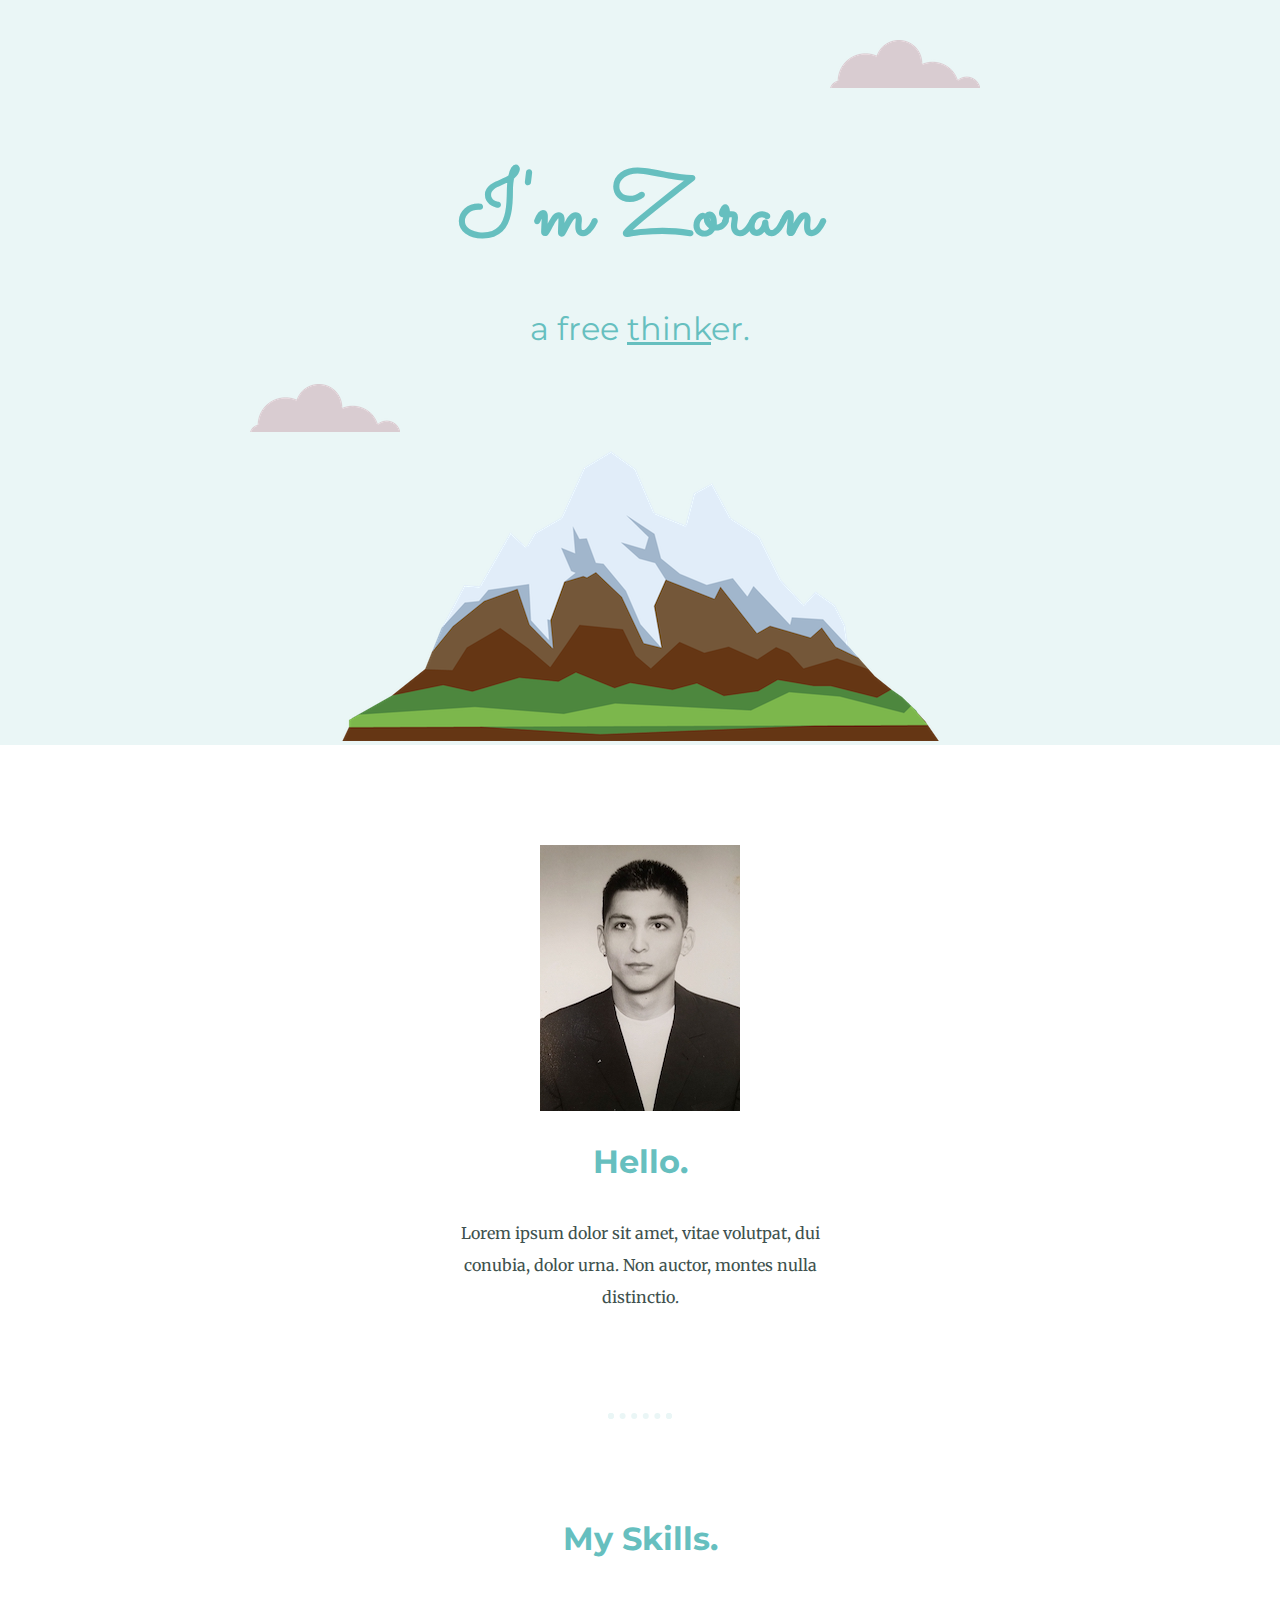
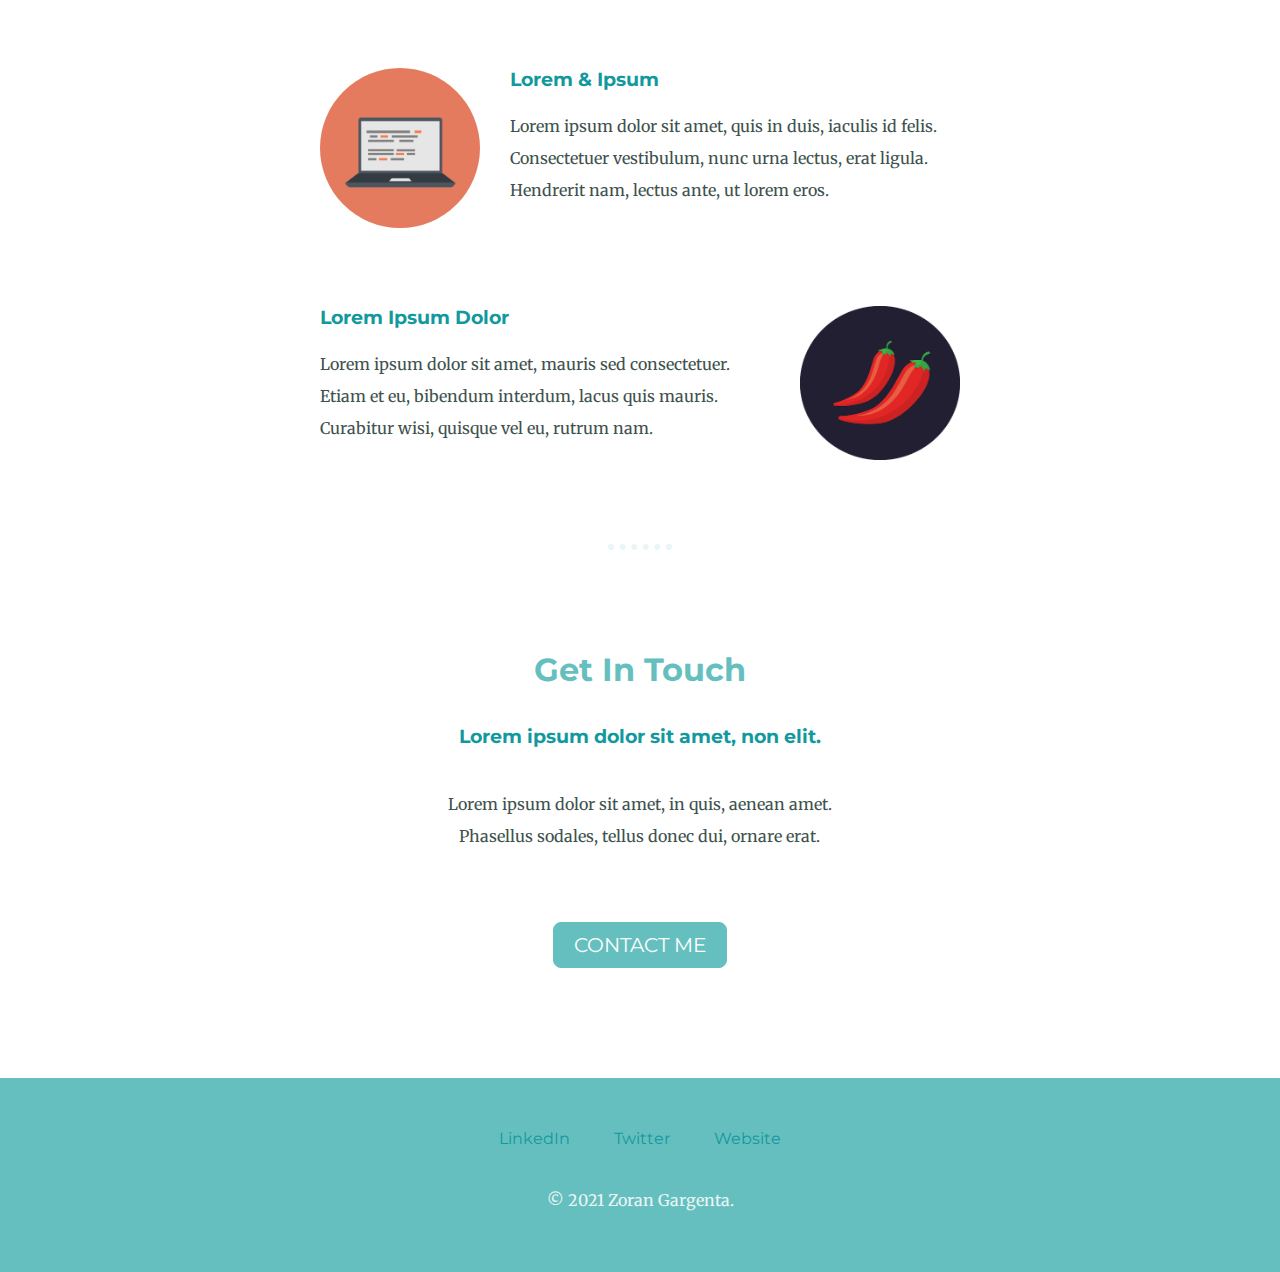
<file: index.html>
<!DOCTYPE html>
<html lang="en" dir="ltr">

<head>
  <meta charset="utf-8">
  <title>Zoran Gargenta</title>
  <link rel="stylesheet" href="css/styles.css">
  <link rel="icon" href="favicon.ico">
  <link rel="preconnect" href="https://fonts.gstatic.com">
  <link href="https://fonts.googleapis.com/css2?family=Merriweather&family=Montserrat&family=Sacramento&family=Lobster&display=swap" rel="stylesheet">
</head>

<body>
  <div class="topContainer">
    <img class="topCloud" src="images/cloud.png" alt="clouds-img">
    <h1>I'm Zoran</h1>
    <h2 class="subTitle">a free <span class="think">think</span>er.</h2>
    <img class="bottomCloud" src="images/cloud.png" alt="clouds-img">
    <img src="images/mountain.png" alt="mountain-img">
  </div>

  <div class="middle-container">
    <div class="profile">
      <img class="profilePic" src="images/zg_prom_web.jpg" alt="profile-img">
      <h2>Hello.</h2>
      <p class="intro">Lorem ipsum dolor sit amet, vitae volutpat, dui conubia, dolor urna. Non auctor, montes nulla distinctio.</p>
    </div>
    <hr>
    <div class="skills">
      <h2>My Skills.</h2>
      <div class="skill-row">
        <img class="skillsPic1" src="images/computer.png" alt="skills-img">
        <h3>Lorem & Ipsum</h3>
        <p>Lorem ipsum dolor sit amet, quis in duis, iaculis id felis. Consectetuer vestibulum, nunc urna lectus, erat ligula. Hendrerit nam, lectus ante, ut lorem eros.</p>
      </div>
      <div class="skill-row">
        <img class="skillsPic2" src="images/chillies.png" alt="">
        <h3>Lorem Ipsum Dolor</h3>
        <p>Lorem ipsum dolor sit amet, mauris sed consectetuer. Etiam et eu, bibendum interdum, lacus quis mauris. Curabitur wisi, quisque vel eu, rutrum nam.</p>
      </div>
    </div>
    <hr>
    <div class="contact-me">
      <h2>Get In Touch</h2>
      <h3>Lorem ipsum dolor sit amet, non elit.</h3>
      <p class="contact-me">Lorem ipsum dolor sit amet, in quis, aenean amet. Phasellus sodales, tellus donec dui, ornare erat.</p>
      <a class="btn" href="mailto:name@email.com">CONTACT ME</a>
    </div>
  </div>


  <div class="bottom-container">
    <a class="footer-link" href="https://www.linkedin.com/">LinkedIn</a>
    <a class="footer-link" href="https://twitter.com/">Twitter</a>
    <a class="footer-link" href="https://www.appbrewery.co/">Website</a>
    <p class="copyright">© 2021 Zoran Gargenta.</p>
  </div>

</body>

</html>
</file>
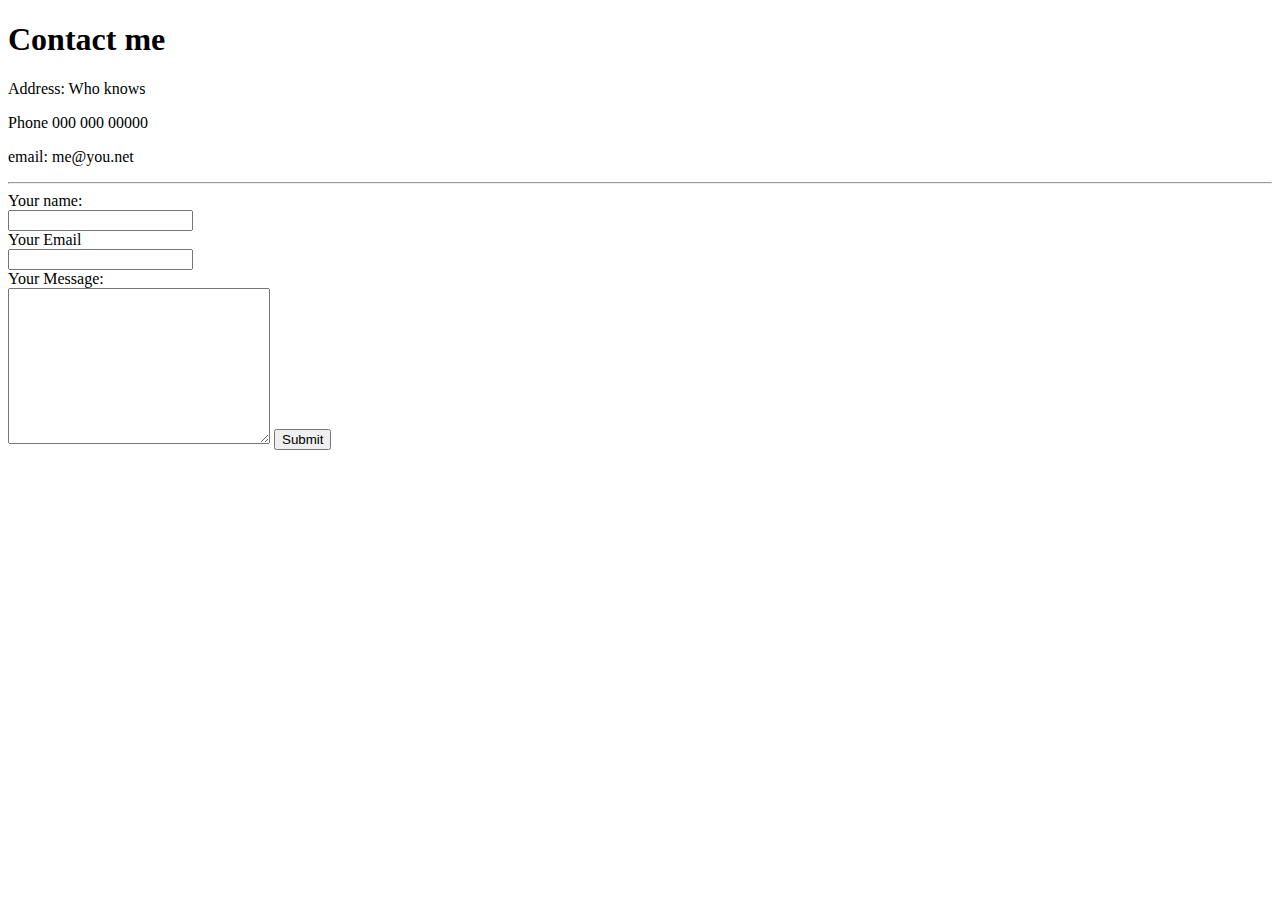
<file: contact.html>
<!DOCTYPE html>
<html lang="en" dir="ltr">

<head>
  <meta charset="utf-8">
  <title></title>
</head>

<body>
  <h1>Contact me</h1>
  <p>Address: Who knows</p>
  <p>Phone 000 000 00000</p>
  <p>email: me@you.net</p>
  <hr>
  <form action="mailto:zorangargenta@gmail.com" method="post" enctype="text/plain">
    <label>Your name:</label><br>
    <input type="text" name="yourName" value=""><br>
    <label>Your Email</label><br>
    <input type="email" name="yourEmail" value=""><br>
    <label>Your Message:</label><br>
    <textarea name="yourMessage" rows="10" cols="30"></textarea>
    <input type="submit" name="" value="Submit">

  </form>


</body>

</html>
</file>
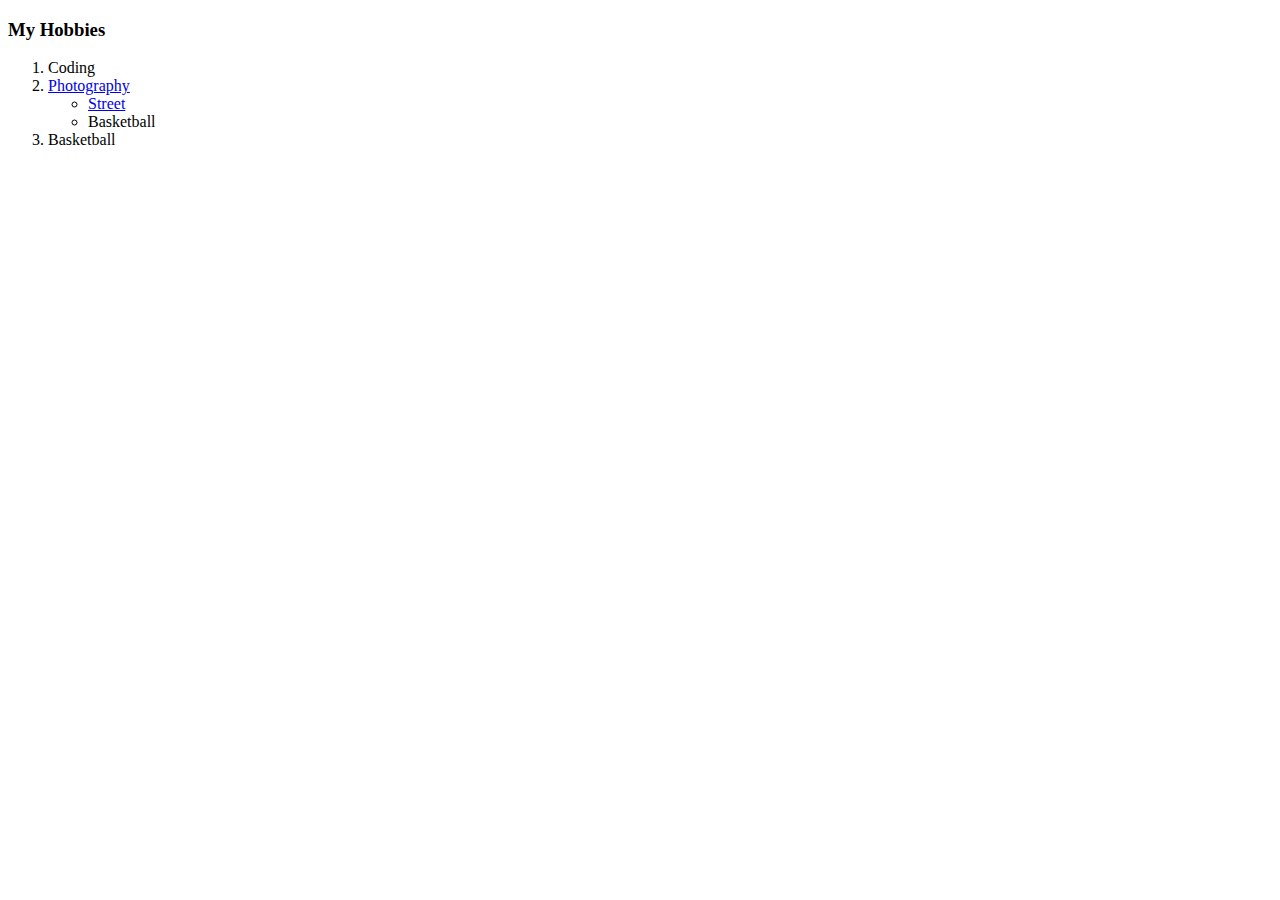
<file: hobbies.html>
<!DOCTYPE html>
<html lang="en" dir="ltr">
  <head>
    <meta charset="utf-8">
    <title>My Hobbies</title>
  </head>
  <body>
    <h3>My Hobbies</h3>
    <ol>
      <li>Coding</li>
      <li><a href="https://www.creativebloq.com/photography/websites-10121096">Photography</a></li>
      <ul>
        <li><a href="#">Street</a></li>
        <li>Basketball</li>
      </ul>
      <li>Basketball</li>
    </ol>
  </body>
</html>
</file>
<file: css/styles.css>
body {
  margin: 0;
  text-align: center;
  font-family: "Merriweather", serif;
  color: #40514E;
}

h1 {
  margin: 50px auto 0 auto;
  font-family: "Sacramento", cursive;
  font-size: 5.625rem;
  color: #66BFBF;
}

h2 {
  font-family: "Montserrat", sans-serif;
  font-size: 2rem;
  color: #66BFBF;
  padding-bottom: 10px;
}

h3 {
  font-family: "Montserrat", sans-serif;
  color: #11999E;
}

a {
  color: #11999E;
  font-family: "Montserrat", sans-serif;
  margin: 10px 20px;
  text-decoration: none;
}
a:hover {
  color: #EAF6F6;
}

hr {
  border: dotted #EAF6F6 6px;
  border-bottom: none;
  width: 4%;
  margin: 100px auto;
}
p {
    line-height: 2;
}

.btn {
   -webkit-border-radius: 8px;
   -moz-border-radius: 8px;
   border-radius: 8px;
   color: #FFFFFF;
   font-family: Montserrat;
   font-size: 20px;
   padding: 10px 20px 10px 20px;
   background-color: #66BFBF;
   border: solid #66BFBF 1px;
   text-decoration: none;
   display: inline-block;
   cursor: pointer;
   text-align: center;
}

.subTitle {
  font-weight: normal;
}

.profilePic {
}

.skillsPic1 {
  width: 25%;
  float: left;
  margin-right: 30px;
  border-radius: 80%;
}
.skillsPic2 {
  width: 25%;
  float: right;
  margin-left: 30px;
}

.topContainer {
  background-color: #EAF6F6;
  position: relative;
  padding-top: 100px;
}

.middle-container {
  margin: 100px 0;
}

.bottom-container {
background-color: #66BFBF;
padding: 50px 0 20px;
}

.footer-link {
  color: #11999E;
}
.copyright {
  color: #EAF6F6;
  padding: 20px 0;
}
.think {
  text-decoration: underline;
}

.topCloud {
  position: absolute;
  top: 40px;
  right: 300px;
}

.bottomCloud {
  position: absolute;
  left: 250px;
}
.skill-row {
  width: 50%;
  margin: 100px auto 100px auto;
  text-align: left;
}

.skills {

}

.intro {
  width:30%;
  margin:auto;
}
.contact-me {
  width: 60%;
  margin: 40px auto 60px;
}
</file>
